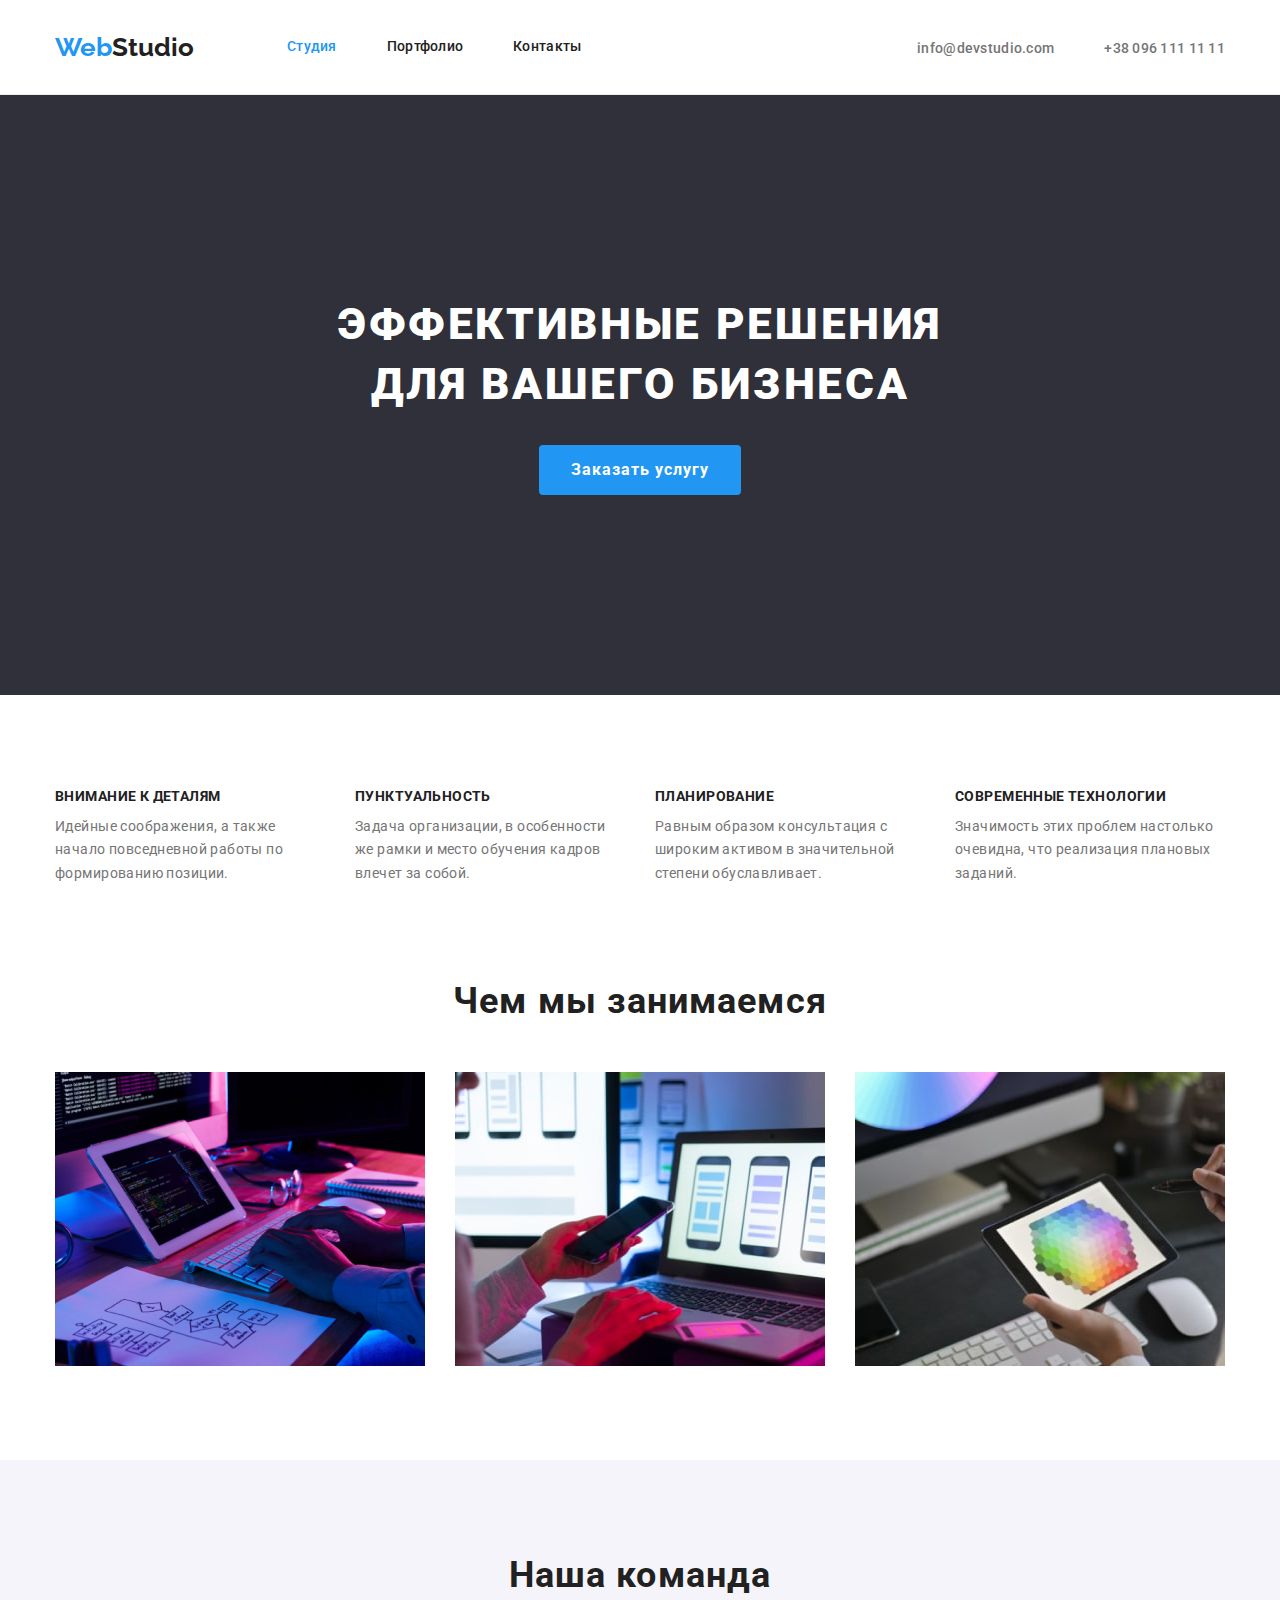
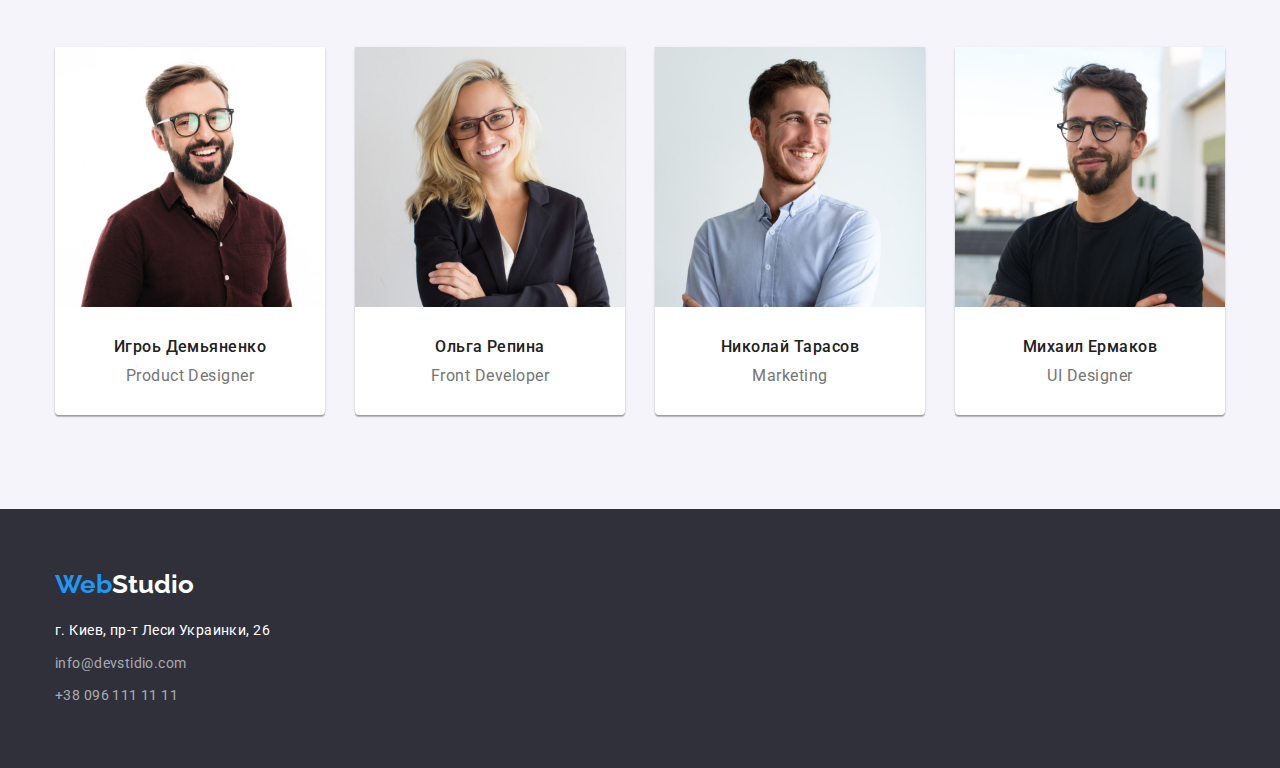
<file: index.html>
<!DOCTYPE html>
<html lang="ru">
<head>
    <link rel="stylesheet" href="https://cdnjs.cloudflare.com/ajax/libs/modern-normalize/1.1.0/modern-normalize.min.css"
    integrity="sha512-wpPYUAdjBVSE4KJnH1VR1HeZfpl1ub8YT/NKx4PuQ5NmX2tKuGu6U/JRp5y+Y8XG2tV+wKQpNHVUX03MfMFn9Q=="
    crossorigin="anonymous" referrerpolicy="no-referrer" />
    <meta charset="UTF-8">
    <meta http-equiv="X-UA-Compatible" content="IE=edge">
    <meta name="viewport" content="width=device-width, initial-scale=1.0">
    <!-- Титул сайта -->
    <title>Главная</title>
    <!-- Шрифты -->
    <link rel="preconnect" href="https://fonts.googleapis.com">
    <link rel="preconnect" href="https://fonts.gstatic.com" crossorigin>
    <link href="https://fonts.googleapis.com/css2?family=Raleway:wght@400;500;700&family=Roboto:wght@400;500&display=swap" rel="stylesheet">
    <!-- Ссылка на CSs -->
    <link rel="stylesheet" href="css/style.css">
</head>

<body>
     <!-- Верхушка. Не изменяемая -->
    <header class="first-block">
        <div class="container">
            <!-- Логотип -->
            <a  href="" class="websudio link" lang="en"><span class="bluestudio">Web</span>Studio</a>   
            <!-- Навигация странницы -->
            <nav class="header-nav">
                <ul class="nav-list list">
                    <li class="nav-item"><a class="nav-element-blue link current" href="./index.html">Студия</a></li>
                    <li class="nav-item"><a class="nav-element-blue link" href="./portfolio.html">Портфолио</a></li>
                    <li class="nav-item"><a class="nav-element-blue link" href="">Контакты</a></li>
                </ul>
            </nav>
            <!-- Контакты мейл и телефон -->
            <ul class="email-phone list">
                <li class="item"><a class="email" href="mailto:info@devstidio.com">info@devstudio.com</a></li>
                <li class="item"><a class="phone-number" href="tel:+380961111111">+38 096 111 11 11</a></li>
            </ul>
        </div>
    </header>
    <main class="main">
        <!-- Фон с текстом / Герой -->
        <section class="main-first-section">
            <h1 class="title-text">Эффективные решения<br> для вашего бизнеса</h1>
            <button class="main-button button" type="button">Заказать услугу</button>
        </section>
        <!-- Наши качества -->
        <section class="features-section">
            <div class="container">
                <ul class="features list"> 
                    <!-- Внимание к деталям -->
                    <li class="features-element item">
                        <h3 class="features-title">Внимание к деталям</h3>
                        <p class="features-text">Идейные соображения, а также начало повседневной работы по формированию позиции.</p>
                    </li>
                    <!-- Пунктуальность -->
                    <li class="features-element item">
                        <h3 class="features-title">Пунктуальность</h3>
                        <p class="features-text">Задача организации, в особенности же рамки и место обучения кадров влечет за собой.</p>
                    </li>
                    <!-- Планирование -->
                    <li class="features-element item">
                        <h3 class="features-title">Планирование</h3>
                        <p class="features-text">Равным образом консультация с широким активом в значительной степени обуславливает.</p>
                    </li>
                    <!-- Современные технологии -->
                    <li class="features-element item">
                        <h3 class="features-title">Современные технологии</h3>
                        <p class="features-text">Значимость этих проблем настолько очевидна, что реализация плановых заданий.</p>
                    </li>
                </ul>
            </div>
        </section>
        <!-- Чем мы занимаемся -->
        <section class="work">
            <div class="container">
                <h2 class="work-title">Чем мы занимаемся</h2>
                <!-- Флекс с картинками -->
                <ul class="work-list list">
                    <li class="work-image item"><img class="work-image" src="image/img-1.jpg" width="370" height="294" alt="блокноты и планшет"></li>
                    <li class="work-image item"><img class="work-image" src="image/img-2.jpg" width="370" height="294" alt="презентация на экранах"></li>
                    <li class="work-image item"><img class="work-image" src="image/img-3.jpg" width="370" height="294" alt="рисование с помощью палитры"></li>
                </ul>
            </div>
        </section>
        <!-- Наша команда -->
        <section class="team">
            <div class="container">
                <h2 class="team-title">Наша команда</h2>
                <!-- Флекс с блоками -->
                <ul class="team-list list">
                    <!-- Игорь Демьяненко -->
                    <li class="team-item item">
                        <img class="team-images" src="image/img-igor.jpg" width="270" height="260" alt="Игорь Демьяненко">
                        <h3 class="name">Игроь Демьяненко</h3>
                        <p class="profession" lang="en">Product Designer</p>
                    </li>
                    <!-- Ольга Репина -->
                    <li class="team-item item">
                        <img class="team-images" src="image/img-olga.jpg" width="270" height="260" alt="Ольга Репина">
                        <h3 class="name">Ольга Репина</h3>
                        <p class="profession" lang="en">Front Developer</p>
                    </li>
                    <!-- Николай Тарасов -->
                    <li class="team-item item">
                        <img class="team-images" src="image/img-nikolay.jpg" width="270" height="260" alt="Николай Тарасов">
                        <h3 class="name">Николай Тарасов</h3>
                        <p class="profession" lang="en">Marketing</p>
                    </li>
                    <!-- Михаил Ермаков -->
                    <li class="team-item item">
                        <img class="team-images" src="image/img-mihail.jpg" width="270" height="260" alt="Михаил Ермаков">
                        <h3 class="name">Михаил Ермаков</h3>
                        <p class="profession" lang="en">UI Designer</p>
                    </li>
                </ul>
            </div>
        </section>
    </main>
    <!-- Подвал -->
    <footer class="footer">
        <div class="container">
                <a class="footer-websudio link" href="" lang="en">Web<span class="footer-studio">Studio</span></a>
            <address class="address">
                <ul class="address-list list">
                    <li class="address-item item"><a class="address-link link" href="https://goo.gl/maps/jx5UDZ7HyUH2J9UP6" target="blank" rel="nofollow noopener noreferrer" >г. Киев, пр-т Леси Украинки, 26</a></li>
                    <li class="address-item item"><a class="footer-email link" href="mailto:info@devstidio.com">info@devstidio.com</a></li>
                    <li class="address-item item"><a class="footer-phone-number link" href="tel:+380961111111">+38 096 111 11 11</a></li>
                </ul>
        </address>
        </div>
    </footer>
</body>
</html>
</file>
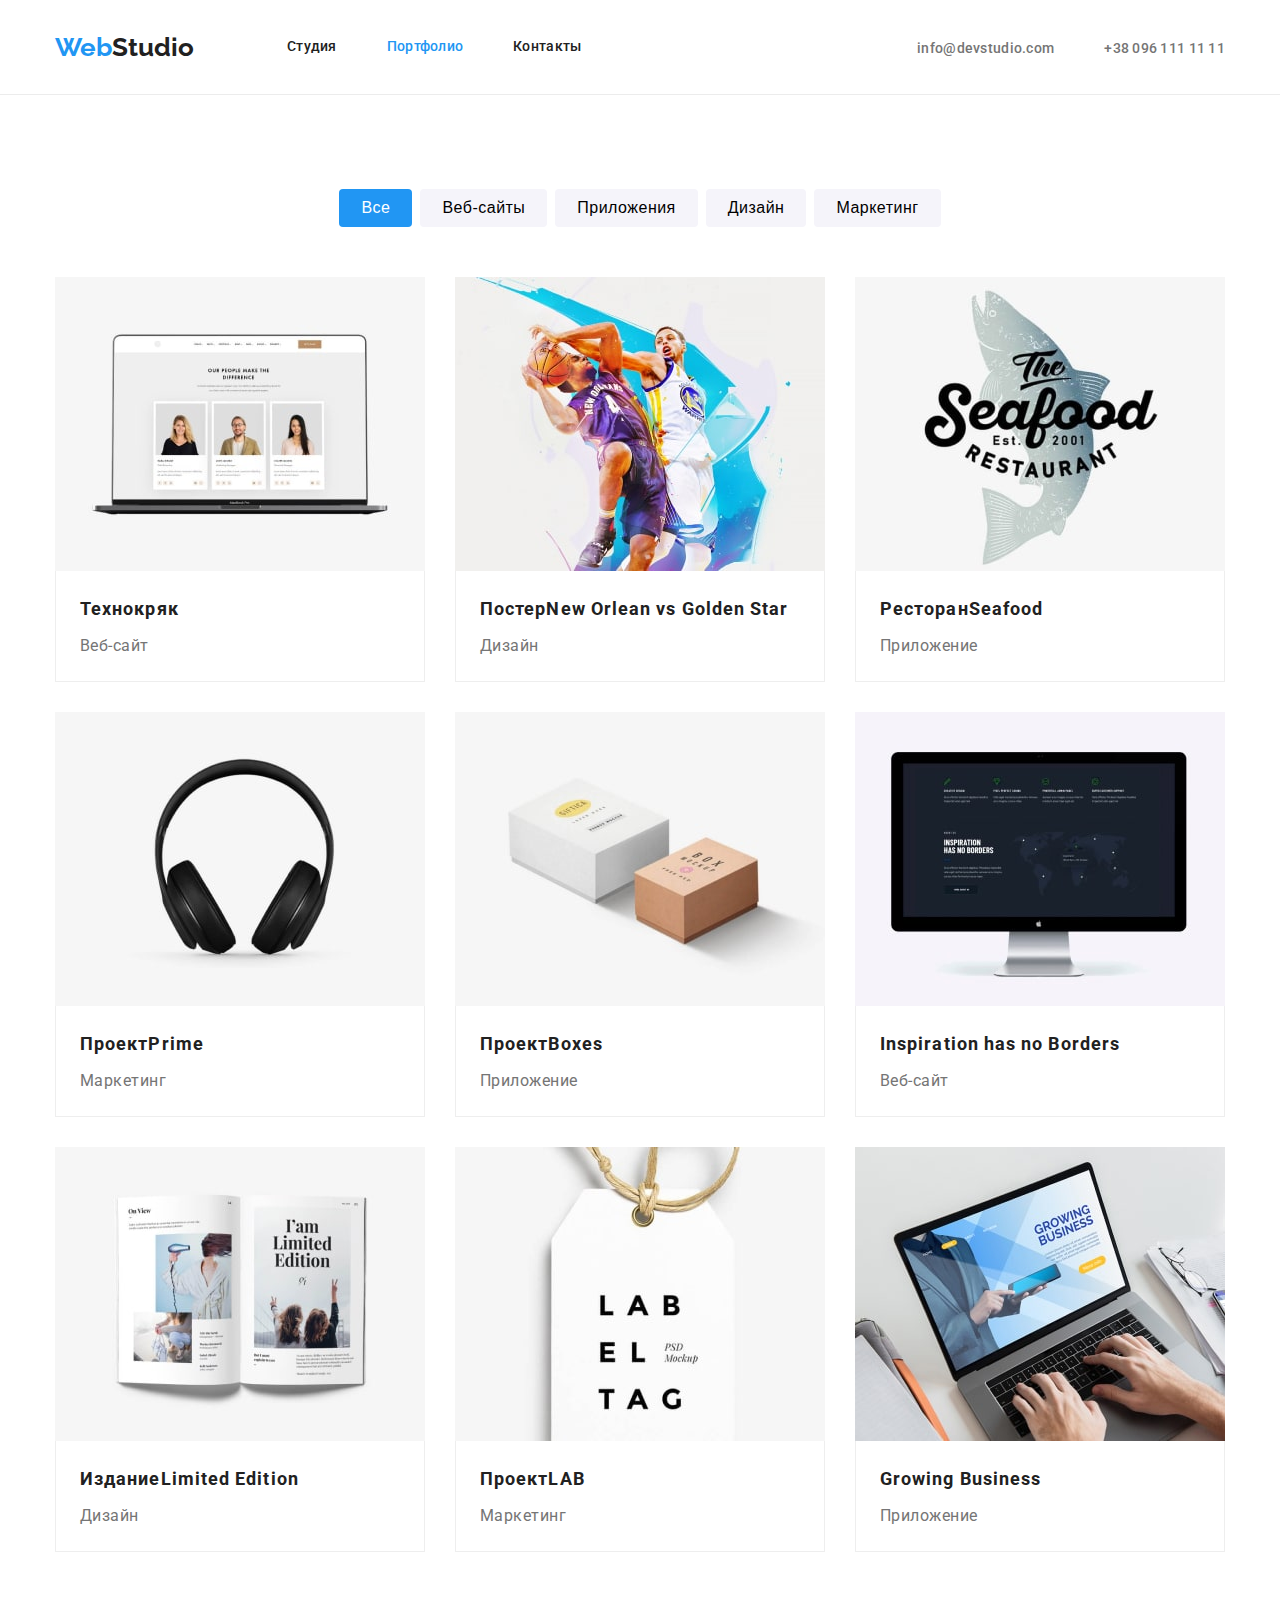
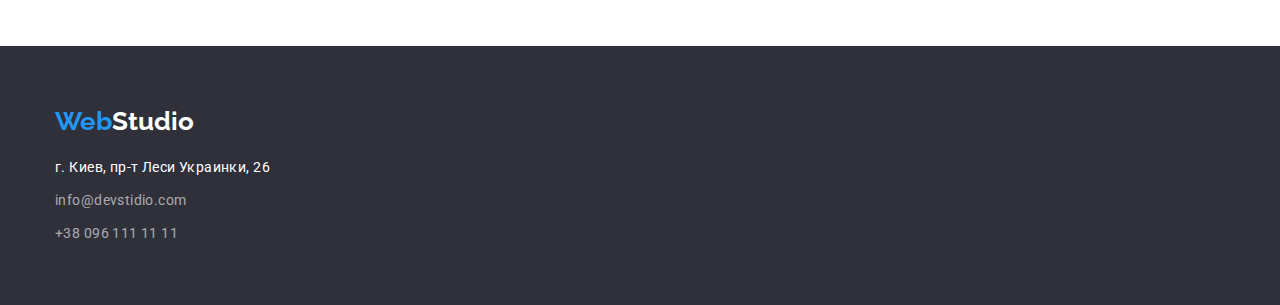
<file: portfolio.html>
<!DOCTYPE html>
<html lang="ru">

<head>
    <link rel="stylesheet" href="https://cdnjs.cloudflare.com/ajax/libs/modern-normalize/1.1.0/modern-normalize.min.css"
        integrity="sha512-wpPYUAdjBVSE4KJnH1VR1HeZfpl1ub8YT/NKx4PuQ5NmX2tKuGu6U/JRp5y+Y8XG2tV+wKQpNHVUX03MfMFn9Q=="
        crossorigin="anonymous" referrerpolicy="no-referrer" />
    <meta charset="UTF-8">
    <meta http-equiv="X-UA-Compatible" content="IE=edge">
    <meta name="viewport" content="width=device-width, initial-scale=1.0">
    <!-- Титул сайта -->
    <title>Портфолио</title>
    <!-- Шрифты -->
    <link rel="preconnect" href="https://fonts.googleapis.com">
    <link rel="preconnect" href="https://fonts.gstatic.com" crossorigin>
    <link
        href="https://fonts.googleapis.com/css2?family=Raleway:wght@400;500;700&family=Roboto:wght@400;500&display=swap"
        rel="stylesheet">
    <!-- Ссылка на CSs -->
    <link rel="stylesheet" href="css/style.css">
</head>

<body>
    <!-- Верхушка. Не изменяемая -->
    <header class="first-block">
        <div class="container">
            <!-- Логотип -->
            <a href="" class="websudio link" lang="en"><span class="bluestudio">Web</span>Studio</a>
            <!-- Навигация странницы -->
            <nav class="header-nav">
                <ul class="nav-list list">
                    <li class="nav-item"><a class="nav-element-blue link" href="./index.html">Студия</a></li>
                    <li class="nav-item"><a class="nav-element-blue link current" href="./portfolio.html">Портфолио</a></li>
                    <li class="nav-item"><a class="nav-element-blue link" href="">Контакты</a></li>
                </ul>
            </nav>
            <!-- Контакты мейл и телефон -->
            <ul class="email-phone list">
                <li class="item"><a class="email" href="mailto:info@devstidio.com">info@devstudio.com</a></li>
                <li class="item"><a class="phone-number" href="tel:+380961111111">+38 096 111 11 11</a></li>
            </ul>
        </div>
    </header>
    <main>
        <section class="portfolio-section">
            <div class="container">
                <h1 hidden>Works of websudio company</h1>
                <ul class="nav-button-list list">
                    <li class="p-nav-item"><button class="p-button button current" type="button">Все</button></li>
                    <li class="p-nav-item"><button class="p-button button" type="button">Веб-сайты</button></li>
                    <li class="p-nav-item"><button class="p-button button" type="button">Приложения</button></li>
                    <li class="p-nav-item"><button class="p-button button" type="button">Дизайн</button></li>
                    <li class="p-nav-item"><button class="p-button button" type="button">Маркетинг</button></li>
                </ul>
                <ul class="p-works-list list">
                    <li class="p-works-item item">
                        <a href="" class="p-works-link link">
                            <img class="works-img" src="./image/port-img/technokryk.jpg" alt="сайт технокряк" width="370" height="294">
                            <div class="card-text">
                            <h2 class="p-title">Технокряк</h2>
                            <p class="p-text">Веб-сайт</p>
                            </div>
                        </a>
                    </li>
                    <li class="p-works-item item">
                        <a href="" class="p-works-link link">
                            <img class="works-img" src="./image/port-img/poster-new-orlean.jpg" alt="Постер с двумя баскетболистами" width="370" height="294">
                            <div class="card-text">
                            <h2 class="p-title">Постер<span lang="en">New Orlean vs Golden Star</span></h2>
                            <p class="p-text">Дизайн</p>
                            </div>
                        </a>
                    </li>
                    <li class="p-works-item item">
                        <a href="" class="p-works-link link">
                            <img class="works-img" src="./image/port-img/seafood.jpg" alt="Эмблема с рыбой" width="370" height="294">
                            <div class="card-text">
                            <h2 class="p-title">Ресторан<span lang="en">Seafood</span></h2>
                            <p class="p-text">Приложение</p>
                            </div>
                        </a>
                    </li>
                    <li class="p-works-item item">
                        <a href="" class="p-works-link link">
                            <img class="works-img" src="./image/port-img/project-prime.jpg" alt="Наушники" width="370" height="294">
                            <div class="card-text">
                            <h2 class="p-title">Проeкт<span lang="en">Prime</span></h2>
                            <p class="p-text">Маркетинг</p>
                            </div>
                        </a>
                    </li>
                    <li class="p-works-item item">
                        <a href="" class="p-works-link link">
                            <img class="works-img" src="./image/port-img/project-boxes.jpg" alt="Две коробочки" width="370" height="294">
                            <div class="card-text">
                            <h2 class="p-title">Проeкт<span lang="en">Boxes</span></h2>
                            <p class="p-text">Приложение</p>
                            </div>
                        </a>
                    </li>
                    <li class="p-works-item item">
                        <a href="" class="p-works-link link">
                            <img class="works-img" src="./image/port-img/inspirations.jpg" alt="Монитор с сайтом" width="370" height="294">
                            <div class="card-text">
                            <h2 class="p-title" lang="en">Inspiration has no Borders</h2>
                            <p class="p-text">Веб-сайт</p>
                            </div>
                        </a>
                    </li>
                    <li class="p-works-item item">
                        <a href="" class="p-works-link link">
                            <img class="works-img" src="./image/port-img/limited-edition.jpg" alt="Журнал" width="370" height="294">
                            <div class="card-text">
                            <h2 class="p-title">Издание<span lang="en">Limited Edition</span></h2>
                            <p class="p-text">Дизайн</p>
                            </div>
                        </a>
                    </li>
                    <li class="p-works-item item">
                        <a href="" class="p-works-link link">
                            <img class="works-img" src="./image/port-img/project-lab.jpg" alt="Эмблема на конверте" width="370" height="294">
                            <div class="card-text">
                            <h2 class="p-title">Проeкт<span lang="en">LAB</span></h2>
                            <p class="p-text">Маркетинг</p>
                            </div>
                        </a>
                    </li>
                    <li class="p-works-item item">
                        <a href="" class="p-works-link link">
                            <img class="works-img" src="./image/port-img/growing-business.jpg" alt="Ноутбук с сайтом" width="370" height="294">
                            <div class="card-text">
                            <h2 class="p-title" lang="en">Growing Business</h2>
                            <p class="p-text">Приложение</p>
                            </div>
                        </a>
                    </li>
                </ul>
            </div>
        </section>
    </main>
    <!-- Подвал -->
    <footer class="footer">
        <div class="container">
            <a class="footer-websudio link" href="" lang="en">Web<span class="footer-studio">Studio</span></a>
            <address class="address">
                <ul class="address-list list">
                    <li class="address-item item"><a class="address-link link" href="https://goo.gl/maps/jx5UDZ7HyUH2J9UP6"
                            target="blank" rel="nofollow noopener noreferrer">г. Киев, пр-т Леси Украинки, 26</a></li>
                    <li class="address-item item"><a class="footer-email link"
                            href="mailto:info@devstidio.com">info@devstidio.com</a></li>
                    <li class="address-item item"><a class="footer-phone-number link" href="tel:+380961111111">+38 096 111
                            11 11</a></li>
                </ul>
            </address>
        </div>
    </footer>
</body>

</html>
</file>
<file: css/style.css>
/*Обнуление*/
* {
  padding: 0;
  margin: 0;
  border: 0;
}
html {
  box-sizing: border-box;
}
*,
*::after,
*::before {
  box-sizing: inherit;
}
:root {
  --main-title-color: #fff;
  --secondary-title-color: #212121;
  --main-text-color: #212121;
  --secondery-text-color: #757575;
  --accent-color: #2196f3;
  --main-backround-color: #2f303a;
  --secondary-bacground-color: #2196f3;
  --third-bacground-color: #f5f4fa;
  --main-basic-white: #fff;
  --border-color: #ececec;
}
body {
  font-family: "roboto", sans-serif;
  color: var(--main-text-color);
}
ul {
  list-style: none;
}
a {
  text-decoration: none;
  color: var(--main-text-color);
}
.container {
  width: 1200px;
  padding: 0 15px;
  margin-left: auto;
  margin-right: auto;
}
/* ------------------HEADER-------------------- */
.link {
  text-decoration: none;
}
.link:visited {
  color: var(--main-text-color);
}
.list {
  list-style: none;
}
.first-block {
  border-bottom: 1px solid var(--border-color);
}
.header-nav {
  margin-left: 93px;
}
.first-block .container {
  display: flex;
  align-items: center;
}
.first-block a {
  padding: 32px 0px;
}
.websudio {
  font-family: "Raleway", sans-serif;
  font-weight: 700;
  font-size: 26px;
  text-decoration: none;
}
.websudio:visited {
  color: var(--main-text-color);
}
.bluestudio {
  color: var(--accent-color);
}
.nav-list {
  display: flex;
  font-family: "Roboto", sans-serif;
  font-weight: 500;
  font-size: 14px;
  line-height: 1.14;
  letter-spacing: 0.02em;
}
.nav-item:not(:last-child) {
  margin-right: 50px;
}
.nav-element-blue {
  display: block;
}
.nav-element-blue:hover,
.nav-element-blue:focus {
  color: var(--accent-color);
}
.nav-element-blue.current {
  color: var(--accent-color);
}
/* EMAIL AND PHONE NUMBER */
.email-phone {
  display: flex;
  margin-left: auto;
}
.email-phone .item + .item {
  margin-left: 50px;
}
.email,
.phone-number {
  text-decoration: none;
  font-style: normal;
  font-weight: 500;
  font-size: 14px;
  line-height: 1.14;
  letter-spacing: 0.02em;
  color: var(--secondery-text-color);
}
.email:hover,
.email:focus {
  color: var(--accent-color);
}
.phone-number:hover,
.phone-number:focus {
  color: var(--accent-color);
}

/* ------------------HERO-------------------- */
.main-first-section {
  background-color: var(--main-backround-color);
  text-align: center;
  padding: 200px 0px;
}
.title-text {
  display: block;
  font-style: normal;
  font-weight: 900;
  font-size: 44px;
  line-height: 1.36;
  letter-spacing: 0.06em;
  text-transform: uppercase;
  color: var(--main-title-color);
}
.main-button {
  font-family: inherit;
  margin-top: 30px;
  padding: 10px 32px 10px 32px;
  font-weight: 700;
  font-size: 16px;
  line-height: 1.87;
  letter-spacing: 0.06em;
  background-color: var(--secondary-bacground-color);
  color: var(--main-title-color);
  min-width: 200px;
}
.button {
  border-radius: 4px;
}
/* ------------------FEATURES-------------------- */
.features-section {
  padding: 94px 0;
}
.features {
  display: flex;
}
.features .item {
  width: calc((100% - 90px) / 4);
}
.features .item + .item {
  margin-left: 30px;
  /* width: 270px; */
}
.features-title {
  font-weight: 700;
  font-size: 14px;
  line-height: 1.14;
  letter-spacing: 0.03em;
  text-transform: uppercase;
}
.features-text {
  margin-top: 10px;
  width: 270px;
  font-size: 14px;
  line-height: 1.71;
  letter-spacing: 0.03em;
  color: var(--secondery-text-color);
}
/* ------------------WORK-------------------- */
.work {
  padding-bottom: 94px;
}
.work-title {
  font-weight: 700;
  font-size: 36px;
  line-height: 1.17;
  text-align: center;
  letter-spacing: 0.03em;
  margin-bottom: 50px;
}
.work-list {
  display: flex;
  justify-content: space-between;
  flex-wrap: wrap;
}
.work-image {
  display: block;
}
/* ------------------TEAM-------------------- */
.team {
  background-color: var(--third-bacground-color);
  padding-top: 94px;
  padding-bottom: 94px;
}
.team-title {
  margin-bottom: 50px;
  font-weight: 700;
  font-size: 36px;
  line-height: 1.17;
  text-align: center;
  letter-spacing: 0.03em;
}
.team-list {
  display: flex;
}
.team-item {
  background-color: var(--main-basic-white);
  /* width: 270px; */
  width: calc((100% - 90px) / 4);
  box-shadow: 0px 1px 3px rgba(0, 0, 0, 0.12), 0px 1px 1px rgba(0, 0, 0, 0.14),
    0px 2px 1px rgba(0, 0, 0, 0.2);
  border-radius: 0px 0px 4px 4px;
}
.team-item + .team-item {
  margin-left: 30px;
}
.team-images {
  display: block;
}
.name {
  font-weight: 500;
  font-size: 16px;
  line-height: 1.19;
  text-align: center;
  letter-spacing: 0.03em;
  margin-top: 30px;
}
.profession {
  font-weight: normal;
  font-size: 16px;
  line-height: 1.19;
  text-align: center;
  letter-spacing: 0.03em;
  color: var(--secondery-text-color);
  margin-top: 10px;
  margin-bottom: 30px;
}

/* ------------------FOOTER-------------------- */
.footer {
  background-color: var(--main-backround-color);
  padding-top: 60px;
  padding-bottom: 60px;
}
.footer-websudio {
  font-family: "Raleway", sans-serif;
  font-style: normal;
  font-weight: 700;
  font-size: 26px;
  text-decoration: none;
  color: var(--accent-color);
  display: block;
  margin-bottom: 20px;
}
.footer-websudio:visited {
  color: var(--accent-color);
}
.footer-studio {
  color: var(--main-basic-white);
}
.footer-sudio:visited {
  color: var(--main-basic-white);
}

.address-item {
  font-size: 14px;
  line-height: 1.71;
  letter-spacing: 0.03em;
  font-style: normal;
  color: rgba(255, 255, 255, 0.6);
}
.address-item + .address-item {
  margin-top: 9px;
}
.address-link {
  color: var(--main-basic-white);
}
.address-link:visited {
  color: var(--main-basic-white);
}
.footer-email:hover,
.footer-email:focus {
  color: var(--accent-color);
}
.footer-phone-number:hover,
.footer-phone-number:focus {
  color: var(--accent-color);
}
.footer-email,
.footer-phone-number {
  color: rgba(255, 255, 255, 0.6);
}

/* ------------------!!!!PORTFOLIO!!!!-------------------- */
/* ------------------NAV BUTTON-------------------- */

.portfolio-section {
  padding: 94px 0px;
}
.nav-button-list {
  display: flex;
  justify-content: center;
  margin-bottom: 50px;
}

.p-button {
  font-weight: 500;
  font-size: 16px;
  line-height: 1.62;
  text-align: center;
  letter-spacing: 0.03em;
  padding: 6px 22px 6px 22px;
  background-color: var(--third-bacground-color);
}
.p-nav-item + .p-nav-item {
  margin-left: 8px;
}
.p-button.current {
  color: var(--main-basic-white);
  background-color: var(--accent-color);
}
.p-button:hover,
.p-button:focus {
  color: var(--main-basic-white);
  background-color: var(--secondary-bacground-color);
  cursor: pointer;
}
/* ------------------WORKS SECTION-------------------- */
.p-works-list {
  display: flex;
  flex-wrap: wrap;
  margin-left: -30px;
  margin-top: -30px;
}
.p-works-item {
  width: calc(100% / 3 - 30px);
  margin-top: 30px;
  margin-left: 30px;
}

.card-text {
  padding: 20px 24px 20px 24px;
  border: 1px solid #eeeeee;
  border-top: none;
}
.p-title {
  font-weight: 700;
  font-size: 18px;
  line-height: 2;
  letter-spacing: 0.06em;
  color: var(--secondary-title-color);
  margin-bottom: 4px;
  color: var(--main-text-color);
}
.p-text {
  font-weight: normal;
  font-size: 16px;
  line-height: 1.87;
  letter-spacing: 0.03em;
  color: var(--secondery-text-color);
}
.works-img {
  display: block;
}
</file>
